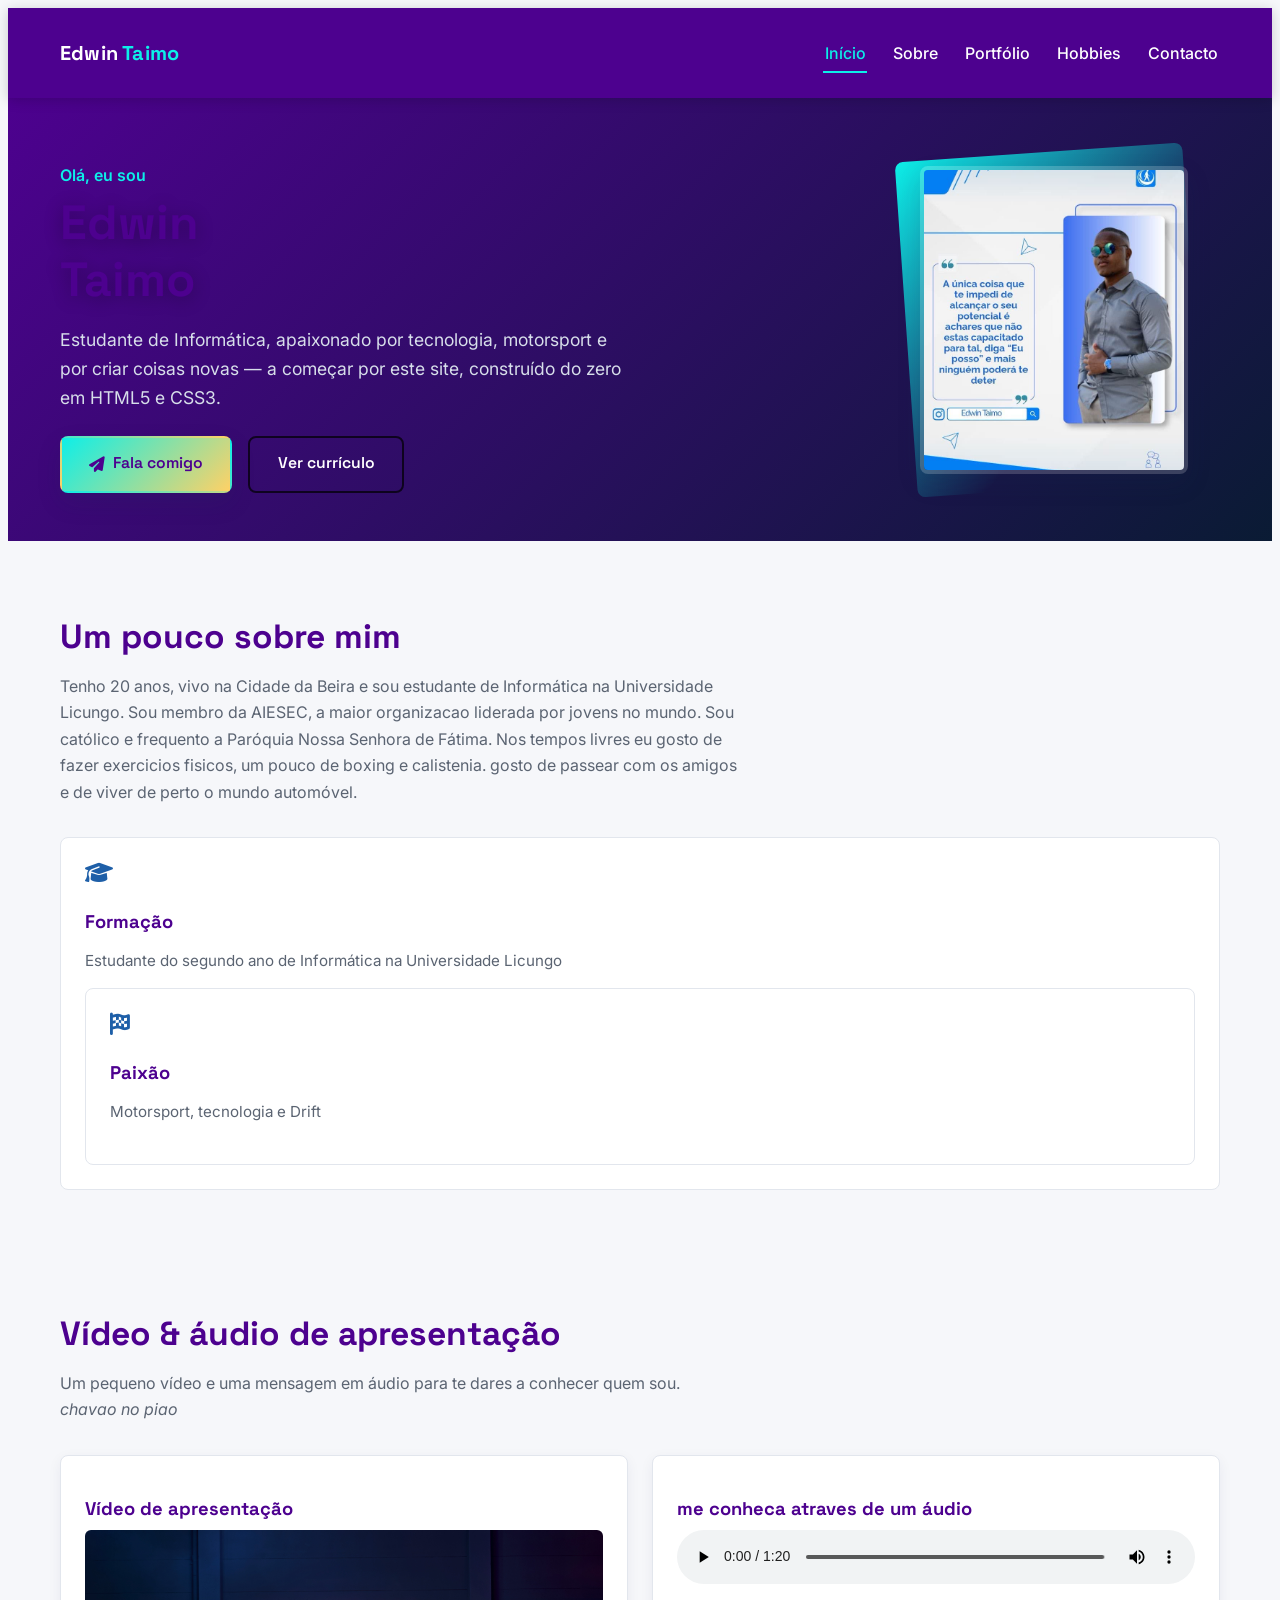
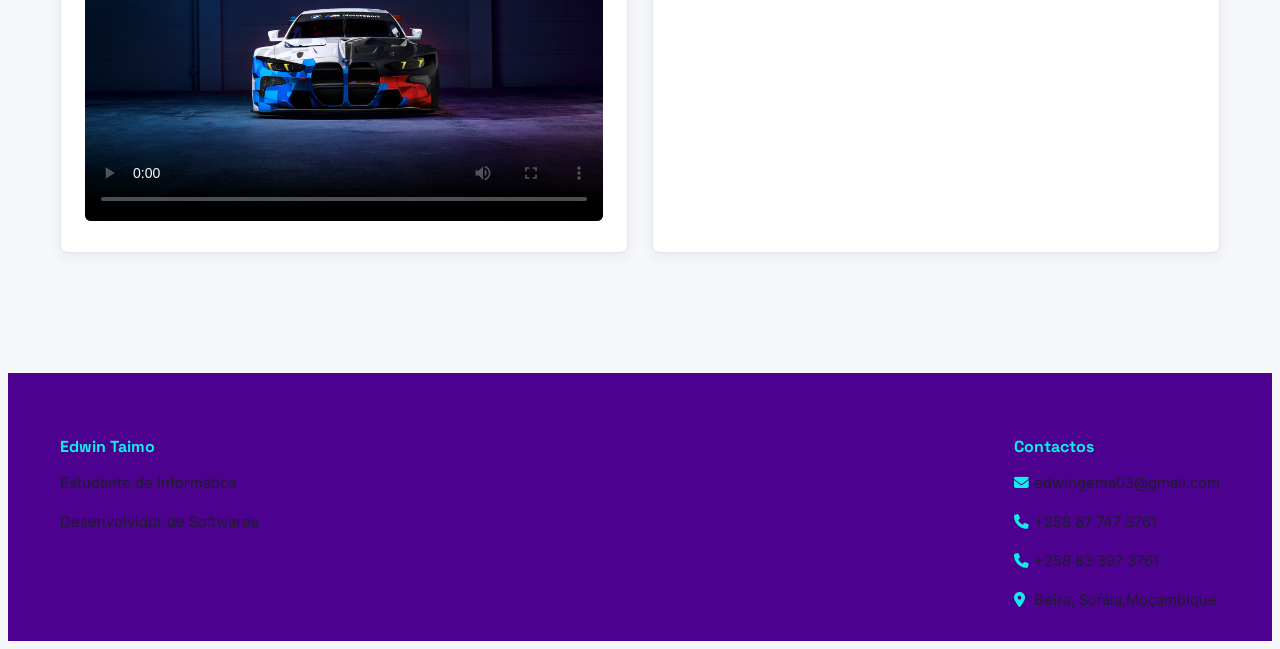
<file: index.html>
<!DOCTYPE html>
<html lang="pt-mz">

<head>
    <meta charset="UTF-8">
    <!-- meta viewport: essencial para responsividade em telemóveis -->
    <meta name="viewport" content="width=device-width, initial-scale=1.0">
    <meta name="description" content="Site pessoal de Edwin Jerry Joaquim Taimo Gema.">
    <title>Edwin Taimo — Início</title>

    <!-- Google Fonts: recurso tipográfico, não é um framework de layout -->
    <link rel="preconnect" href="https://fonts.googleapis.com">
    <link rel="preconnect" href="https://fonts.gstatic.com" crossorigin>
    <link href="https://fonts.googleapis.com/css2?family=Space+Grotesk:wght@500;600;700&family=Inter:wght@400;500;600&display=swap" rel="stylesheet">

    <!-- Font Awesome via CDN: apenas ícones, não é framework de layout -->
    <link rel="stylesheet" href="https://cdnjs.cloudflare.com/ajax/libs/font-awesome/6.4.2/css/all.min.css">

    <link rel="stylesheet" href="css/estilo.css">
    <link rel="stylesheet" href="css/responsivo.css">
</head>

<body>

    <a class="link-saltar" href="#conteudo">Saltar para o conteúdo</a>

    <header class="cabecalho">
        <div class="cabecalho__conteudo">
            <a href="index.html" class="logotipo">Edwin <span>Taimo</span></a>
            <nav aria-label="Navegação principal">
                <ul class="menu-principal">
                    <li><a href="index.html" class="activo">Início</a></li>
                    <li><a href="about.html">Sobre</a></li>
                    <li><a href="portfolio.html">Portfólio</a></li>
                    <li><a href="hobbies.html">Hobbies</a></li>
                    <li><a href="contact.html">Contacto</a></li>
                </ul>
            </nav>
        </div>
    </header>

    <main id="conteudo">

        <section class="heroi">
            <div class="heroi__conteudo">
                <div class="heroi__texto">
                    <p class="heroi__ola">Olá, eu sou</p>
                    <h1 class="heroi__nome">Edwin<br>Taimo</h1>
                    <p class="heroi__tagline">
                        Estudante de Informática, apaixonado por tecnologia, motorsport e por criar coisas novas — a começar por este site, construído do zero em HTML5 e CSS3.
                    </p>
                    <div class="heroi__acoes">
                        <a href="contact.html" class="btn btn--primario">
                            <i class="fa-solid fa-paper-plane"></i> Fala comigo
                        </a>
                        <a href="about.html" class="btn btn--secundario">Ver currículo</a>
                    </div>
                </div>

                <figure class="heroi__foto">
                    <img src="assets/img/avatar.jpg" alt="meu retrato" width="300" height="300">
                </figure>
            </div>
        </section>

        <section class="seccao">
            <h2 class="seccao__titulo">Um pouco sobre mim</h2>
            <p class="seccao__intro">
                Tenho 20 anos, vivo na Cidade da Beira e sou estudante de Informática na Universidade Licungo. Sou membro da AIESEC, a maior organizacao liderada por jovens no mundo. Sou católico e frequento a Paróquia Nossa Senhora de Fátima. Nos tempos livres eu gosto
                de fazer exercicios fisicos, um pouco de boxing e calistenia. gosto de passear com os amigos e de viver de perto o mundo automóvel.
            </p>

            <div class="destaques">
                <article class="destaque">
                    <i class="fa-solid fa-graduation-cap" aria-hidden="true"></i>
                    <h3>Formação</h3>
                    <p>Estudante do segundo ano de Informática na Universidade Licungo</p>


                    <article class="destaque">
                        <i class="fa-solid fa-flag-checkered" aria-hidden="true"></i>
                        <h3>Paixão</h3>
                        <p>Motorsport, tecnologia e Drift</p>
                    </article>
            </div>
        </section>

        <section class="seccao">
            <h2 class="seccao__titulo">Vídeo &amp; áudio de apresentação</h2>
            <p class="seccao__intro">
                Um pequeno vídeo e uma mensagem em áudio para te dares a conhecer quem sou. <em>chavao no piao</em>
            </p>

            <div class="midia-grelha">
                <div class="midia">
                    <h3>Vídeo de apresentação</h3>
                    <!-- <video> nativo, com controls, poster e source com o atributo type -->
                    <video controls poster="assets/video/poster.jpg">
            <source src="assets/video/demo.mp4" type="video/mp4">
            O teu navegador não suporta a reprodução de vídeo em HTML5.
          </video>
                </div>

                <div class="midia">
                    <h3>me conheca atraves de um áudio</h3>
                    <audio controls>
            <source src="assets/audio/demo.mp3" type="audio/mpeg">
          </audio>
                </div>
            </div>
        </section>

    </main>

    <footer class="rodape">
        <div class="rodape__conteudo">
            <div class="rodape__coluna">
                <h3>Edwin Taimo</h3>
                <p>Estudante de Informática</p>
                <p>Desenvolvidor de Softwaree</p>
            </div>
            <div class="rodape__coluna">
                <h3>Contactos</h3>
                <p><i class="fa-solid fa-envelope" aria-hidden="true"></i> edwingema03@gmail.com</p>
                <p><i class="fa-solid fa-phone" aria-hidden="true"></i> +258 87 747 3761</p>
                <p><i class="fa-solid fa-phone" aria-hidden="true"></i> +258 83 397 3761</p>
                <p><i class="fa-solid fa-location-dot" aria-hidden="true"></i> Beira, Sofala,Moçambique</p>
            </div>
        </div>
    </footer>
</body>

</html>
</file>
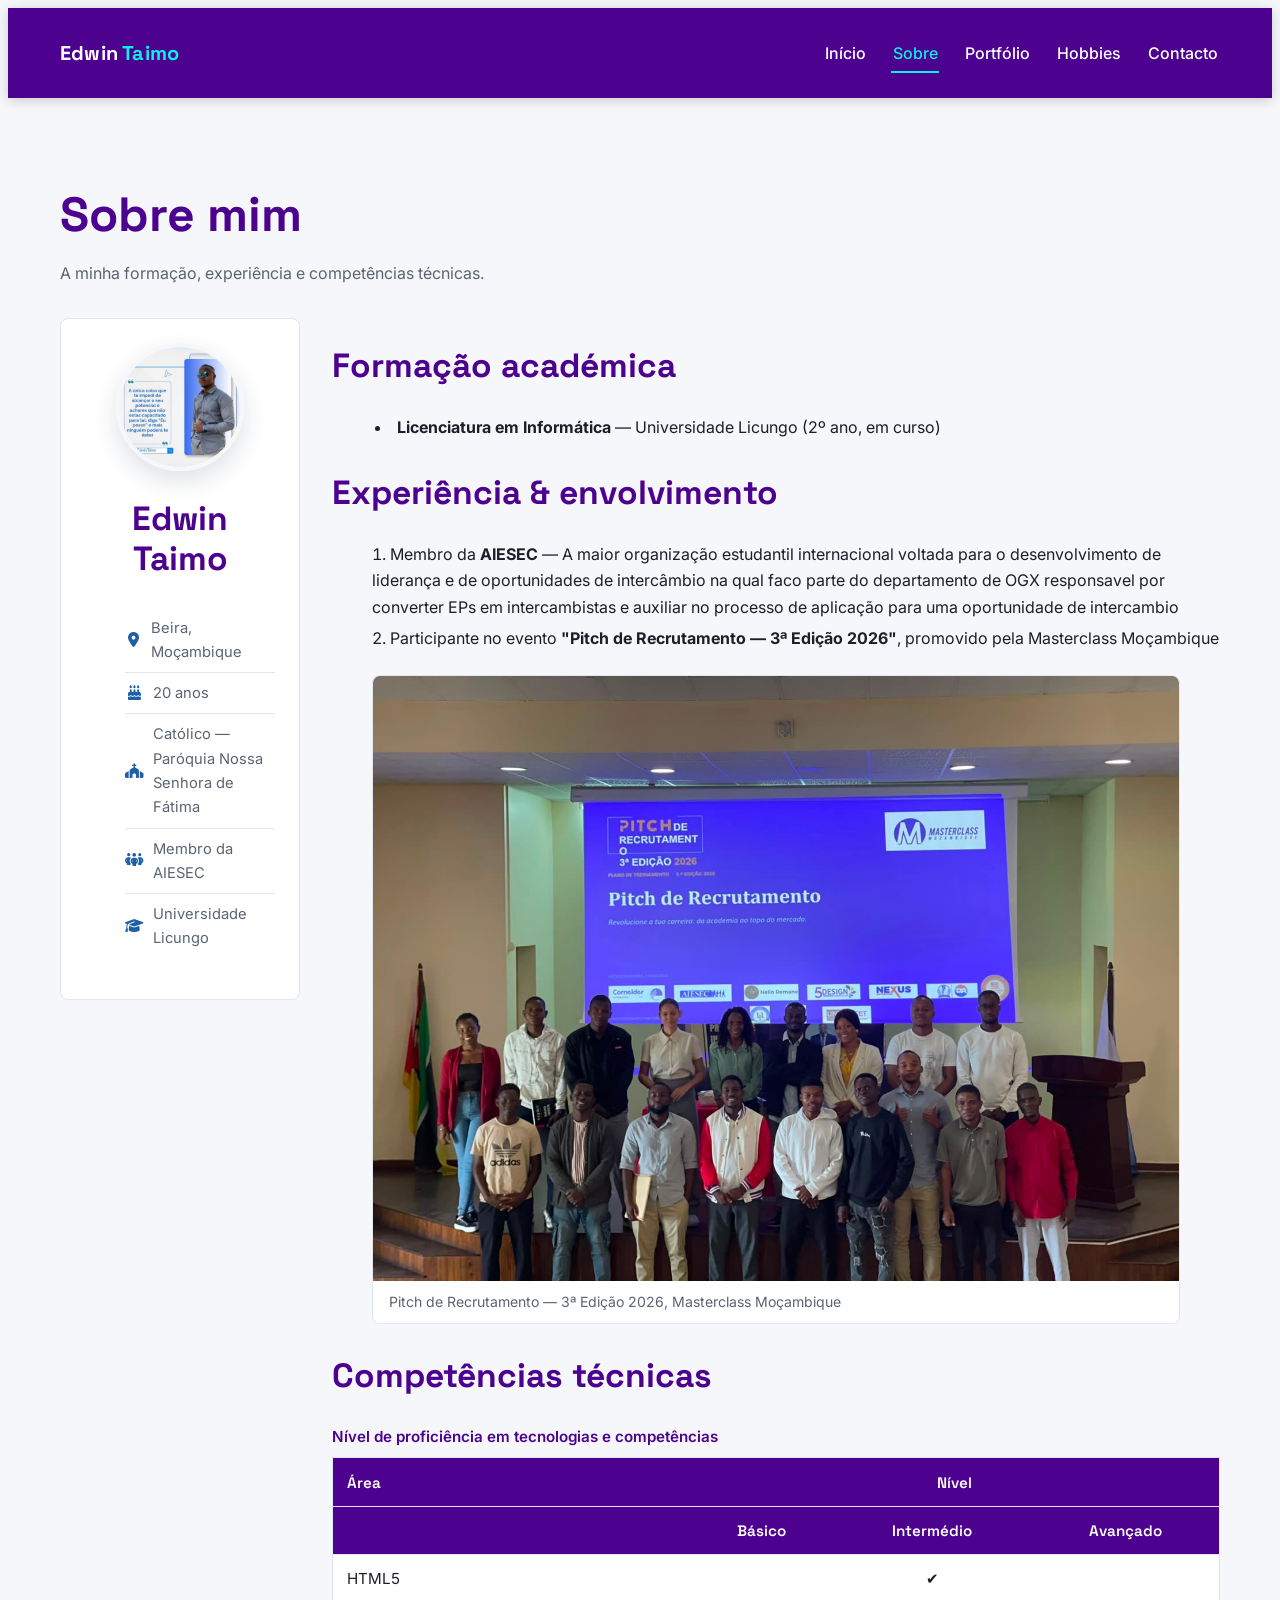
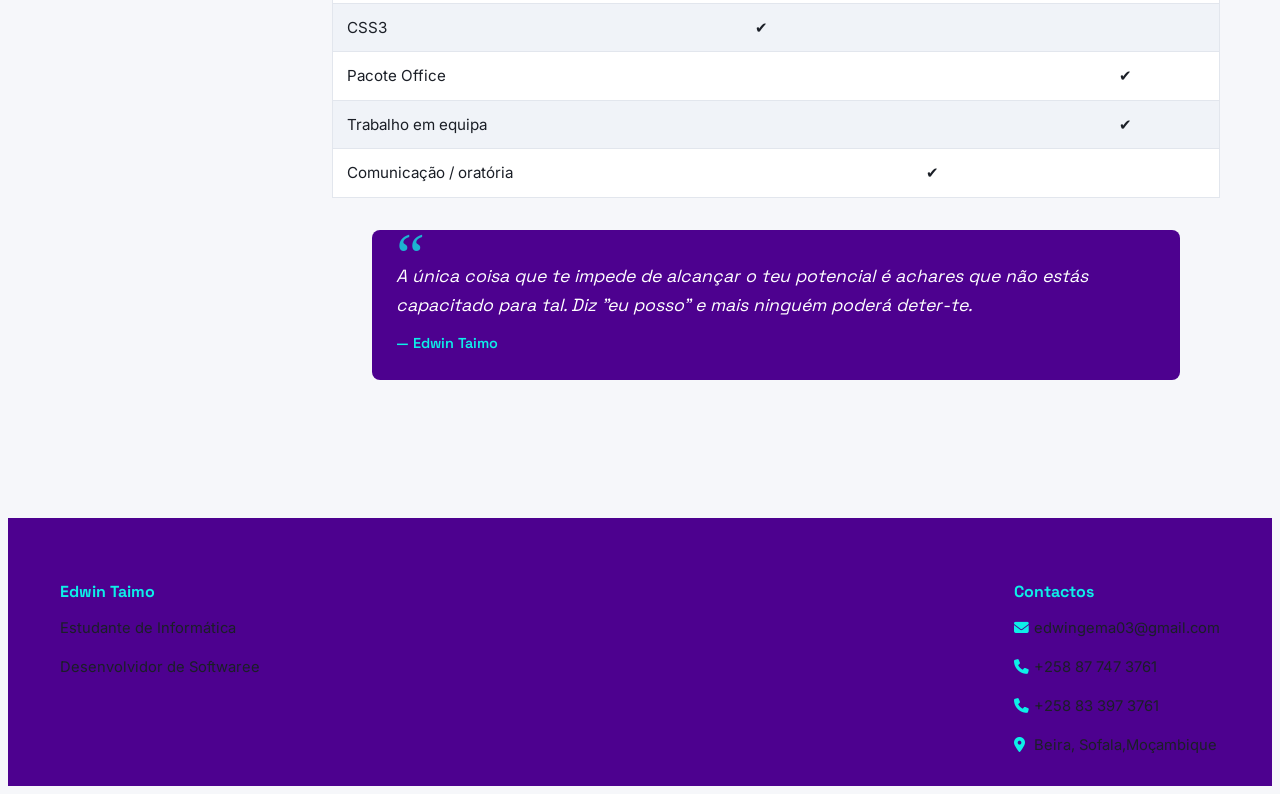
<file: about.html>
<!DOCTYPE html>
<html lang="pt-mz">

<head>
    <meta charset="UTF-8">
    <meta name="viewport" content="width=device-width, initial-scale=1.0">
    <meta name="description" content="Currículo de Edwin Taimo: formação académica, experiência e competências técnicas.">
    <title>Edwin Taimo — Sobre mim</title>

    <link rel="preconnect" href="https://fonts.googleapis.com">
    <link rel="preconnect" href="https://fonts.gstatic.com" crossorigin>
    <link href="https://fonts.googleapis.com/css2?family=Space+Grotesk:wght@500;600;700&family=Inter:wght@400;500;600&display=swap" rel="stylesheet">
    <link rel="stylesheet" href="https://cdnjs.cloudflare.com/ajax/libs/font-awesome/6.4.2/css/all.min.css">

    <link rel="stylesheet" href="css/estilo.css">
    <link rel="stylesheet" href="css/responsivo.css">
</head>

<body>

    <a class="link-saltar" href="#conteudo">Saltar para o conteúdo</a>

    <header class="cabecalho">
        <div class="cabecalho__conteudo">
            <a href="index.html" class="logotipo">Edwin <span>Taimo</span></a>
            <nav aria-label="Navegação principal">
                <ul class="menu-principal">
                    <li><a href="index.html">Início</a></li>
                    <li><a href="about.html" class="activo">Sobre</a></li>
                    <li><a href="portfolio.html">Portfólio</a></li>
                    <li><a href="hobbies.html">Hobbies</a></li>
                    <li><a href="contact.html">Contacto</a></li>
                </ul>
            </nav>
        </div>
    </header>

    <main id="conteudo">
        <section class="seccao">
            <h1 class="seccao__titulo">Sobre mim</h1>
            <p class="seccao__intro">A minha formação, experiência e competências técnicas.</p>

            <div class="sobre__grelha">

                <aside class="perfil-lateral">
                    <img src="assets/img/avatar.jpg" alt="Retrato de Edwin Taimo" width="120" height="120">
                    <h2>Edwin Taimo</h2>
                    <ul>
                        <li><i class="fa-solid fa-location-dot" aria-hidden="true"></i> Beira, Moçambique</li>
                        <li><i class="fa-solid fa-cake-candles" aria-hidden="true"></i> 20 anos</li>
                        <li><i class="fa-solid fa-church" aria-hidden="true"></i> Católico — Paróquia Nossa Senhora de Fátima</li>
                        <li><i class="fa-solid fa-people-group" aria-hidden="true"></i> Membro da AIESEC</li>
                        <li><i class="fa-solid fa-graduation-cap" aria-hidden="true"></i> Universidade Licungo</li>
                    </ul>
                </aside>

                <div class="sobre__conteudo">

                    <article>
                        <h2>Formação académica</h2>
                        <ul>
                            <li><strong>Licenciatura em Informática</strong> — Universidade Licungo (2º ano, em curso)</li>
                        </ul>
                    </article>

                    <article>
                        <h2>Experiência &amp; envolvimento</h2>
                        <ol>
                            <li>Membro da <strong>AIESEC</strong> — A maior organização estudantil internacional voltada para o desenvolvimento de liderança e de oportunidades de intercâmbio na qual faco parte do departamento de OGX responsavel por converter
                                EPs em intercambistas e auxiliar no processo de aplicação para uma oportunidade de intercambio</li>
                            <li>Participante no evento <strong>"Pitch de Recrutamento — 3ª Edição 2026"</strong>, promovido pela Masterclass Moçambique</li>
                        </ol>

                        <figure>
                            <img src="assets/img/evento-aiesec.jpg" alt="Edwin em grupo com outros participantes no evento Pitch de Recrutamento da Masterclass Moçambique, 3ª edição 2026" width="800" height="500">
                            <figcaption>Pitch de Recrutamento — 3ª Edição 2026, Masterclass Moçambique</figcaption>
                        </figure>
                    </article>

                    <article>
                        <h2>Competências técnicas</h2>
                        <table class="tabela-competencias">
                            <caption>Nível de proficiência em tecnologias e competências</caption>
                            <thead>
                                <tr>
                                    <th scope="col">Área</th>
                                    <th scope="col" colspan="3">Nível</th>
                                </tr>
                                <tr>
                                    <th scope="col"></th>
                                    <th scope="col">Básico</th>
                                    <th scope="col">Intermédio</th>
                                    <th scope="col">Avançado</th>
                                </tr>
                            </thead>
                            <tbody>
                                <tr>
                                    <td>HTML5</td>
                                    <td></td>
                                    <td>✔</td>
                                    <td></td>
                                </tr>
                                <tr>
                                    <td>CSS3</td>
                                    <td>✔</td>
                                    <td></td>
                                    <td></td>
                                </tr>
                                <tr>
                                    <td>Pacote Office</td>
                                    <td></td>
                                    <td></td>
                                    <td>✔</td>
                                </tr>
                                <tr>
                                    <td>Trabalho em equipa</td>
                                    <td></td>
                                    <td></td>
                                    <td>✔</td>
                                </tr>
                                <tr>
                                    <td>Comunicação / oratória</td>
                                    <td></td>
                                    <td>✔</td>
                                    <td></td>
                                </tr>
                            </tbody>
                        </table>
                    </article>

                    <blockquote class="citacao">
                        A única coisa que te impede de alcançar o teu potencial é achares que não estás capacitado para tal. Diz "eu posso" e mais ninguém poderá deter-te.
                        <cite>— Edwin Taimo</cite>
                    </blockquote>

                </div>
            </div>
        </section>
    </main>


    <footer class="rodape">
        <div class="rodape__conteudo">
            <div class="rodape__coluna">
                <h3>Edwin Taimo</h3>
                <p>Estudante de Informática</p>
                <p>Desenvolvidor de Softwaree</p>
            </div>
            <div class="rodape__coluna">
                <h3>Contactos</h3>
                <p><i class="fa-solid fa-envelope" aria-hidden="true"></i> edwingema03@gmail.com</p>
                <p><i class="fa-solid fa-phone" aria-hidden="true"></i> +258 87 747 3761</p>
                <p><i class="fa-solid fa-phone" aria-hidden="true"></i> +258 83 397 3761</p>
                <p><i class="fa-solid fa-location-dot" aria-hidden="true"></i> Beira, Sofala,Moçambique</p>
            </div>
        </div>
    </footer>
</body>

</html>
</file>
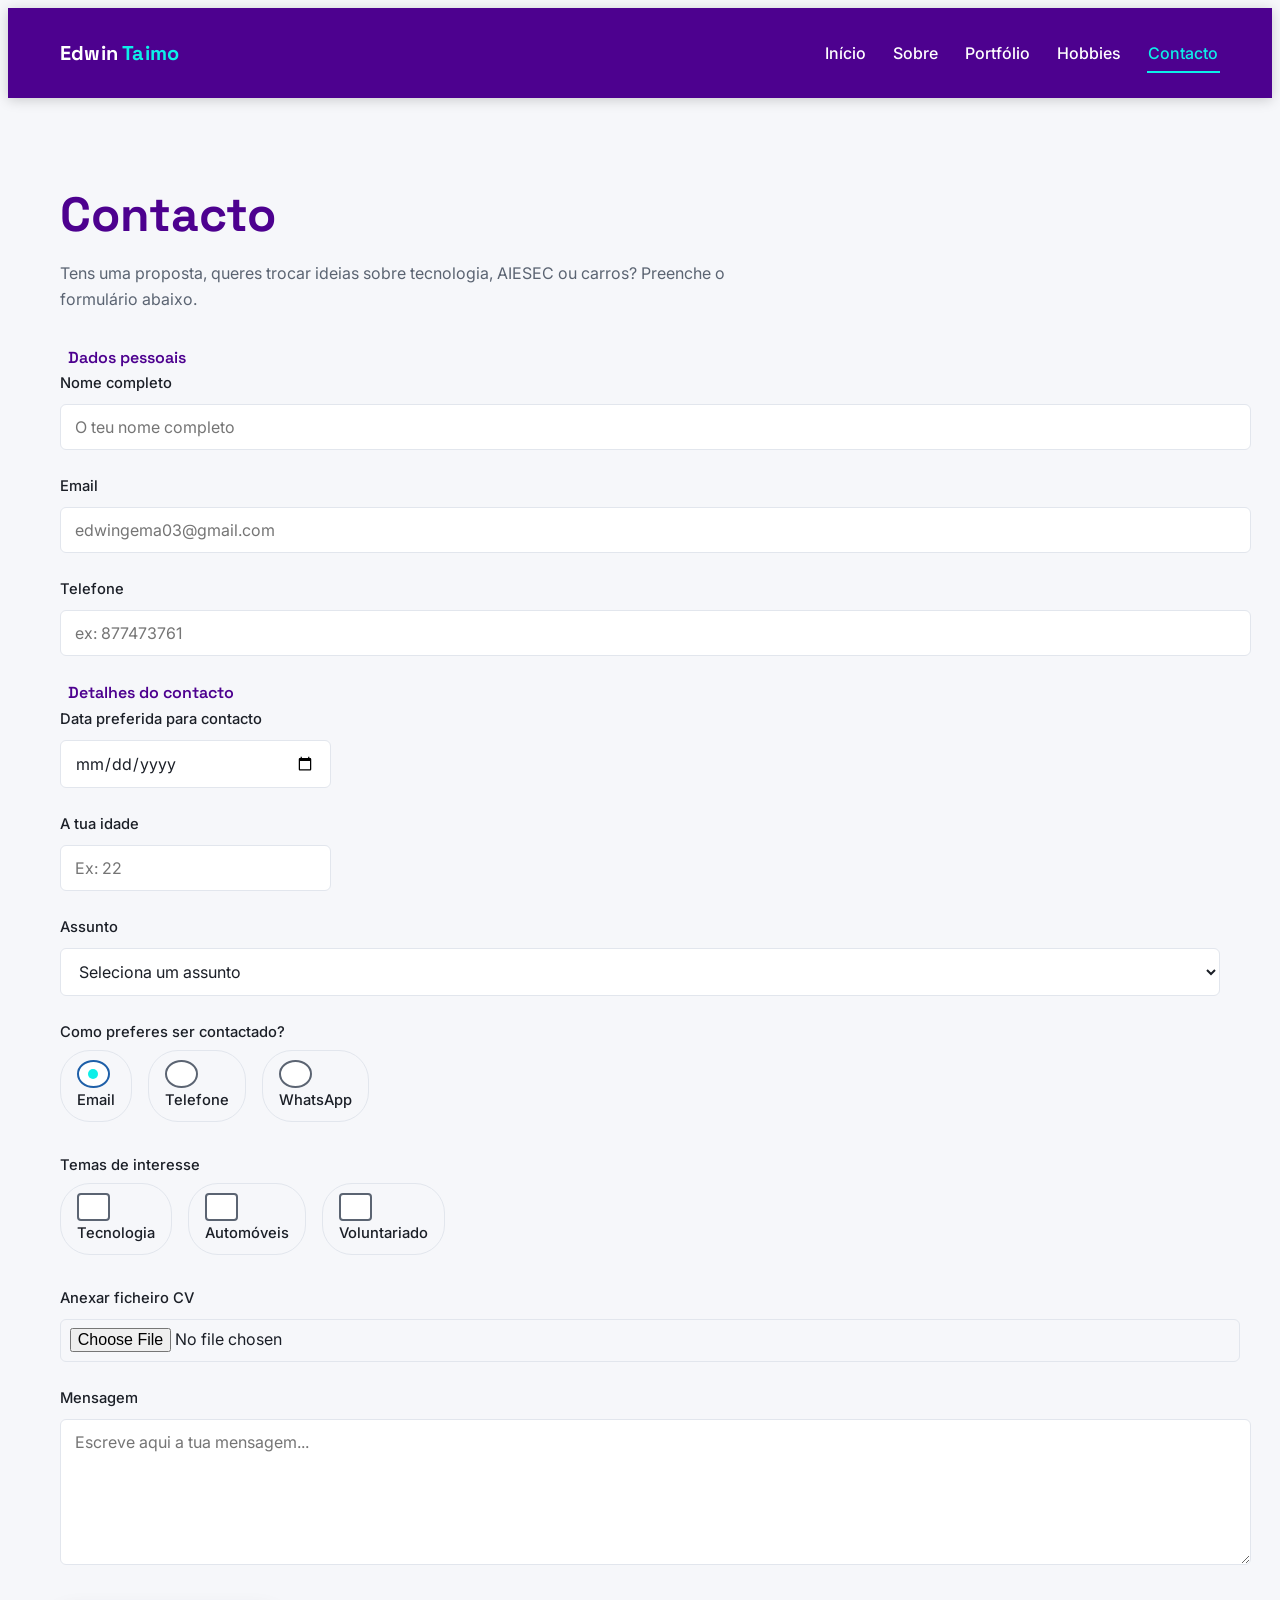
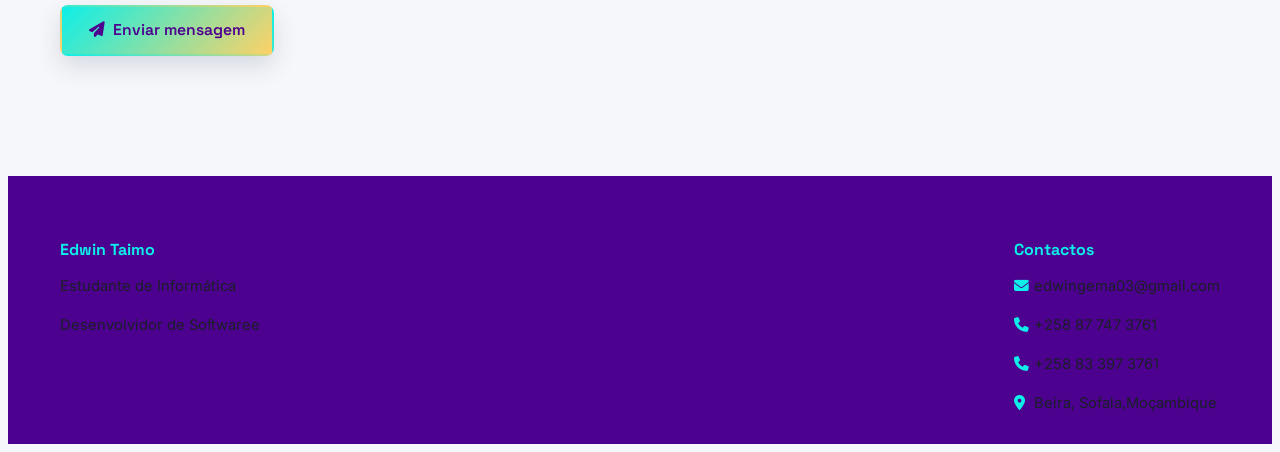
<file: contact.html>
<!DOCTYPE html>
<html lang="pt-mz">
<head>
  <meta charset="UTF-8">
  <meta name="viewport" content="width=device-width, initial-scale=1.0">
  <meta name="description" content="Contacta Edwin Taimo através do formulário abaixo.">
  <title>Edwin Taimo — Contacto</title>

  <link rel="preconnect" href="https://fonts.googleapis.com">
  <link rel="preconnect" href="https://fonts.gstatic.com" crossorigin>
  <link href="https://fonts.googleapis.com/css2?family=Space+Grotesk:wght@500;600;700&family=Inter:wght@400;500;600&display=swap" rel="stylesheet">
  <link rel="stylesheet" href="https://cdnjs.cloudflare.com/ajax/libs/font-awesome/6.4.2/css/all.min.css">

  <link rel="stylesheet" href="css/estilo.css">
  <link rel="stylesheet" href="css/responsivo.css">
</head>
<body>

  <a class="link-saltar" href="#conteudo">Saltar para o conteúdo</a>

  <header class="cabecalho">
    <div class="cabecalho__conteudo">
      <a href="index.html" class="logotipo">Edwin <span>Taimo</span></a>
      <nav aria-label="Navegação principal">
        <ul class="menu-principal">
          <li><a href="index.html">Início</a></li>
          <li><a href="about.html">Sobre</a></li>
          <li><a href="portfolio.html">Portfólio</a></li>
          <li><a href="hobbies.html">Hobbies</a></li>
          <li><a href="contact.html" class="activo">Contacto</a></li>
        </ul>
      </nav>
    </div>
  </header>

  <main id="conteudo">
    <section class="seccao">
      <h1 class="seccao__titulo">Contacto</h1>
      <p class="seccao__intro">
        Tens uma proposta, queres trocar ideias sobre tecnologia, AIESEC
        ou carros? Preenche o formulário abaixo.
      </p>



      <form class="formulario" action="#" method="post">
     <legend>Dados pessoais</legend>



          <div class="campo">
            <label for="nome">Nome completo</label>
            <input type="text" id="nome" name="nome" required minlength="3" placeholder="O teu nome completo">
          </div>

          <div class="campo">
            <label for="email">Email</label>
            <input type="email" id="email" name="email"  placeholder="edwingema03@gmail.com">
          </div>

          <div class="campo">
            <label for="telefone">Telefone</label>
            <input type="tel" id="telefone" name="telefone"  placeholder="ex: 877473761">
          </div>
    

          <legend>Detalhes do contacto</legend>

          <div class="campo">
            <label for="data">Data preferida para contacto</label>
            <input type="date" id="data" name="data">
          </div>

          <div class="campo">
            <label for="idade">A tua idade</label>
            <input type="number" id="idade" name="idade" min="10" max="100" placeholder="Ex: 22">
          </div>

          <div class="campo">
            <label for="assunto">Assunto</label>
            <select id="assunto" name="assunto">
              <option value="">Seleciona um assunto</option>
              <option value="projeto">Proposta de projeto</option>
              <option value="aiesec">AIESEC / voluntariado</option>
              <option value="automovel">Eventos automóveis</option>
              <option value="outro">Outro</option>
            </select>
          </div>

          <div class="campo">
            <span class="campo__rotulo">Como preferes ser contactado?</span>
            <div class="opcoes-grupo">
              <label class="opcao">
                <input type="radio" name="preferencia" value="email" checked>
                <span>Email</span>
              </label>
              <label class="opcao">
                <input type="radio" name="preferencia" value="telefone">
                <span>Telefone</span>
              </label>
              <label class="opcao">
                <input type="radio" name="preferencia" value="whatsapp">
                <span>WhatsApp</span>
              </label>
            </div>
          </div>

          <div class="campo">
            <span class="campo__rotulo">Temas de interesse</span>
            <div class="opcoes-grupo">
              <label class="opcao">
                <input type="checkbox" name="interesses" value="tecnologia">
                <span>Tecnologia</span>
              </label>
              <label class="opcao">
                <input type="checkbox" name="interesses" value="automoveis">
                <span>Automóveis</span>
              </label>
              <label class="opcao">
                <input type="checkbox" name="interesses" value="voluntariado">
                <span>Voluntariado</span>
              </label>
            </div>
          </div>





          <div class="campo">
            <label for="cv">Anexar ficheiro CV</label>
            <input type="file" id="cv" name="cv" accept=".pdf,.doc,.docx">
          </div>




          <div class="campo">
            <label for="mensagem">Mensagem</label>
            <textarea id="mensagem" name="mensagem" rows="5" required minlength="10" placeholder="Escreve aqui a tua mensagem..."></textarea>
          </div>

        <button type="submit" class="btn btn--primario">
          <i class="fa-solid fa-paper-plane" aria-hidden="true"></i> Enviar mensagem
        </button>
      </form>
    </section>
  </main>

  <footer class="rodape">
    <div class="rodape__conteudo">
      <div class="rodape__coluna">
        <h3>Edwin Taimo</h3>
        <p>Estudante de Informática</p>
        <p>Desenvolvidor de Softwaree</p>
      </div>
      <div class="rodape__coluna">
        <h3>Contactos</h3>
        <p><i class="fa-solid fa-envelope" aria-hidden="true"></i> edwingema03@gmail.com</p>
        <p><i class="fa-solid fa-phone" aria-hidden="true"></i> +258 87 747 3761</p>
        <p><i class="fa-solid fa-phone" aria-hidden="true"></i> +258 83 397 3761</p>
        <p><i class="fa-solid fa-location-dot" aria-hidden="true"></i> Beira, Sofala,Moçambique</p>
      </div>
    </div>
  </footer>

</body>
</html>
</file>
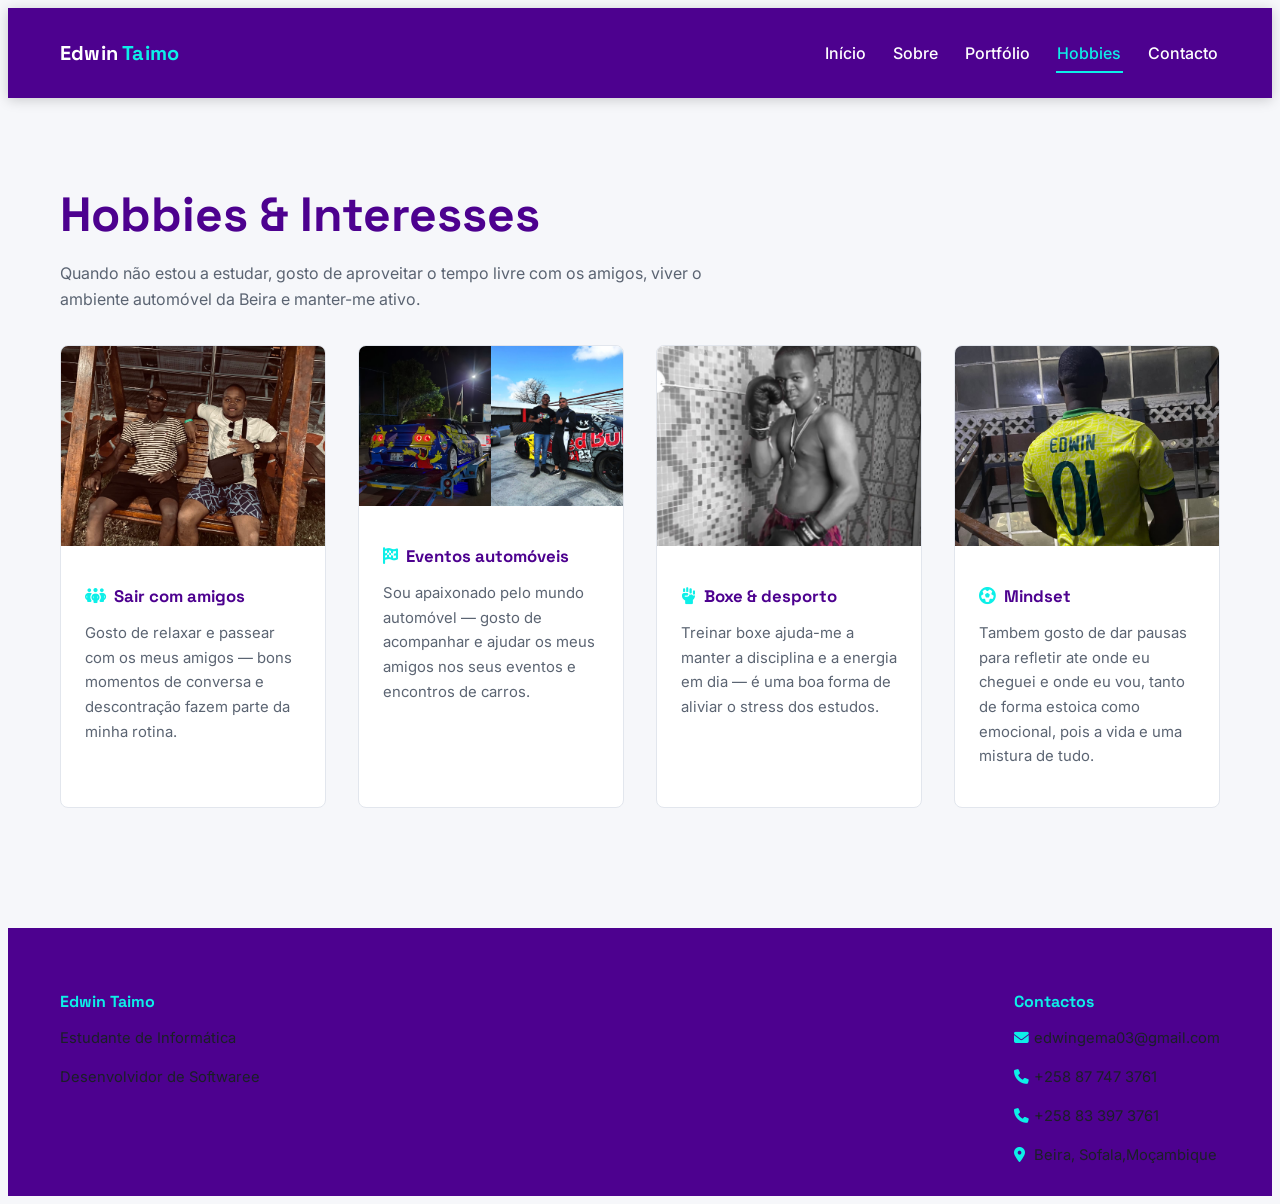
<file: hobbies.html>
<!DOCTYPE html>
<html lang="pt-mz">

<head>
    <meta charset="UTF-8">
    <meta name="viewport" content="width=device-width, initial-scale=1.0">
    <meta name="description" content="Hobbies e interesses de Edwin Taimo: amigos, automobilismo, boxe e futebol.">
    <title>Edwin Taimo — Hobbies</title>

    <link rel="preconnect" href="https://fonts.googleapis.com">
    <link rel="preconnect" href="https://fonts.gstatic.com" crossorigin>
    <link href="https://fonts.googleapis.com/css2?family=Space+Grotesk:wght@500;600;700&family=Inter:wght@400;500;600&display=swap" rel="stylesheet">
    <link rel="stylesheet" href="https://cdnjs.cloudflare.com/ajax/libs/font-awesome/6.4.2/css/all.min.css">

    <link rel="stylesheet" href="css/estilo.css">
    <link rel="stylesheet" href="css/responsivo.css">
</head>

<body>

    <a class="link-saltar" href="#conteudo">Saltar para o conteúdo</a>

    <header class="cabecalho">
        <div class="cabecalho__conteudo">
            <a href="index.html" class="logotipo">Edwin <span>Taimo</span></a>
            <nav aria-label="Navegação principal">
                <ul class="menu-principal">
                    <li><a href="index.html">Início</a></li>
                    <li><a href="about.html">Sobre</a></li>
                    <li><a href="portfolio.html">Portfólio</a></li>
                    <li><a href="hobbies.html" class="activo">Hobbies</a></li>
                    <li><a href="contact.html">Contacto</a></li>
                </ul>
            </nav>
        </div>
    </header>

    <main id="conteudo">
        <section class="seccao">
            <h1 class="seccao__titulo">Hobbies &amp; Interesses</h1>
            <p class="seccao__intro">
                Quando não estou a estudar, gosto de aproveitar o tempo livre com os amigos, viver o ambiente automóvel da Beira e manter-me ativo.
            </p>

            <!-- lista de cartões construída com Flexbox (flex-wrap, gap,
           justify-content e align-items), definida em estilo.css -->
            <div class="lista-hobbies">

                <article class="hobby-cartao">
                    <img src="assets/img/hobby-amigos.jpg" alt="Edwin e um amigo sentados num baloiço de madeira, à noite, numa esplanada" width="500" height="650">
                    <div class="hobby-cartao__corpo">
                        <h3><i class="fa-solid fa-people-group" aria-hidden="true"></i> Sair com amigos</h3>
                        <p>Gosto de relaxar e passear com os meus amigos — bons momentos de conversa e descontração fazem parte da minha rotina.</p>
                    </div>
                </article>

                <article class="hobby-cartao">
                    <div class="hobby-cartao__galeria">
                        <img src="assets/img/hobby-carro-1.jpg" alt="Carro desportivo azul com pintura do Bart Simpson, sobre um reboque, à noite" width="300" height="220">
                        <img src="assets/img/hobby-carro-2.jpg" alt="Amigo ao lado de um carro de drift com pintura Red Bull, num evento automóvel" width="300" height="220">
                    </div>
                    <div class="hobby-cartao__corpo">
                        <h3><i class="fa-solid fa-flag-checkered" aria-hidden="true"></i> Eventos automóveis</h3>
                        <p>Sou apaixonado pelo mundo automóvel — gosto de acompanhar e ajudar os meus amigos nos seus eventos e encontros de carros.</p>
                    </div>
                </article>

                <article class="hobby-cartao">
                    <img src="assets/img/hobby-boxe.jpg" alt="Edwin em pose de boxe, com luvas, em fotografia a preto e branco" width="500" height="700">
                    <div class="hobby-cartao__corpo">
                        <h3><i class="fa-solid fa-hand-fist" aria-hidden="true"></i> Boxe &amp; desporto</h3>
                        <p>Treinar boxe ajuda-me a manter a disciplina e a energia em dia — é uma boa forma de aliviar o stress dos estudos.</p>
                    </div>
                </article>

                <article class="hobby-cartao">
                    <img src="assets/img/hobby-futebol.jpg" alt="Camisola de futebol amarela personalizada com o nome Edwin, vista de costas" width="500" height="700">
                    <div class="hobby-cartao__corpo">
                        <h3><i class="fa-solid fa-futbol" aria-hidden="true"></i> Mindset</h3>
                        <p>Tambem gosto de dar pausas para refletir ate onde eu cheguei e onde eu vou, tanto de forma estoica como emocional, pois a vida e uma mistura de tudo.</p>
                    </div>
                </article>

            </div>
        </section>
    </main>

    <footer class="rodape">
        <div class="rodape__conteudo">
            <div class="rodape__coluna">
                <h3>Edwin Taimo</h3>
                <p>Estudante de Informática</p>
                <p>Desenvolvidor de Softwaree</p>
            </div>
            <div class="rodape__coluna">
                <h3>Contactos</h3>
                <p><i class="fa-solid fa-envelope" aria-hidden="true"></i> edwingema03@gmail.com</p>
                <p><i class="fa-solid fa-phone" aria-hidden="true"></i> +258 87 747 3761</p>
                <p><i class="fa-solid fa-phone" aria-hidden="true"></i> +258 83 397 3761</p>
                <p><i class="fa-solid fa-location-dot" aria-hidden="true"></i> Beira, Sofala,Moçambique</p>
            </div>
        </div>
    </footer>

</body>

</html>
</file>
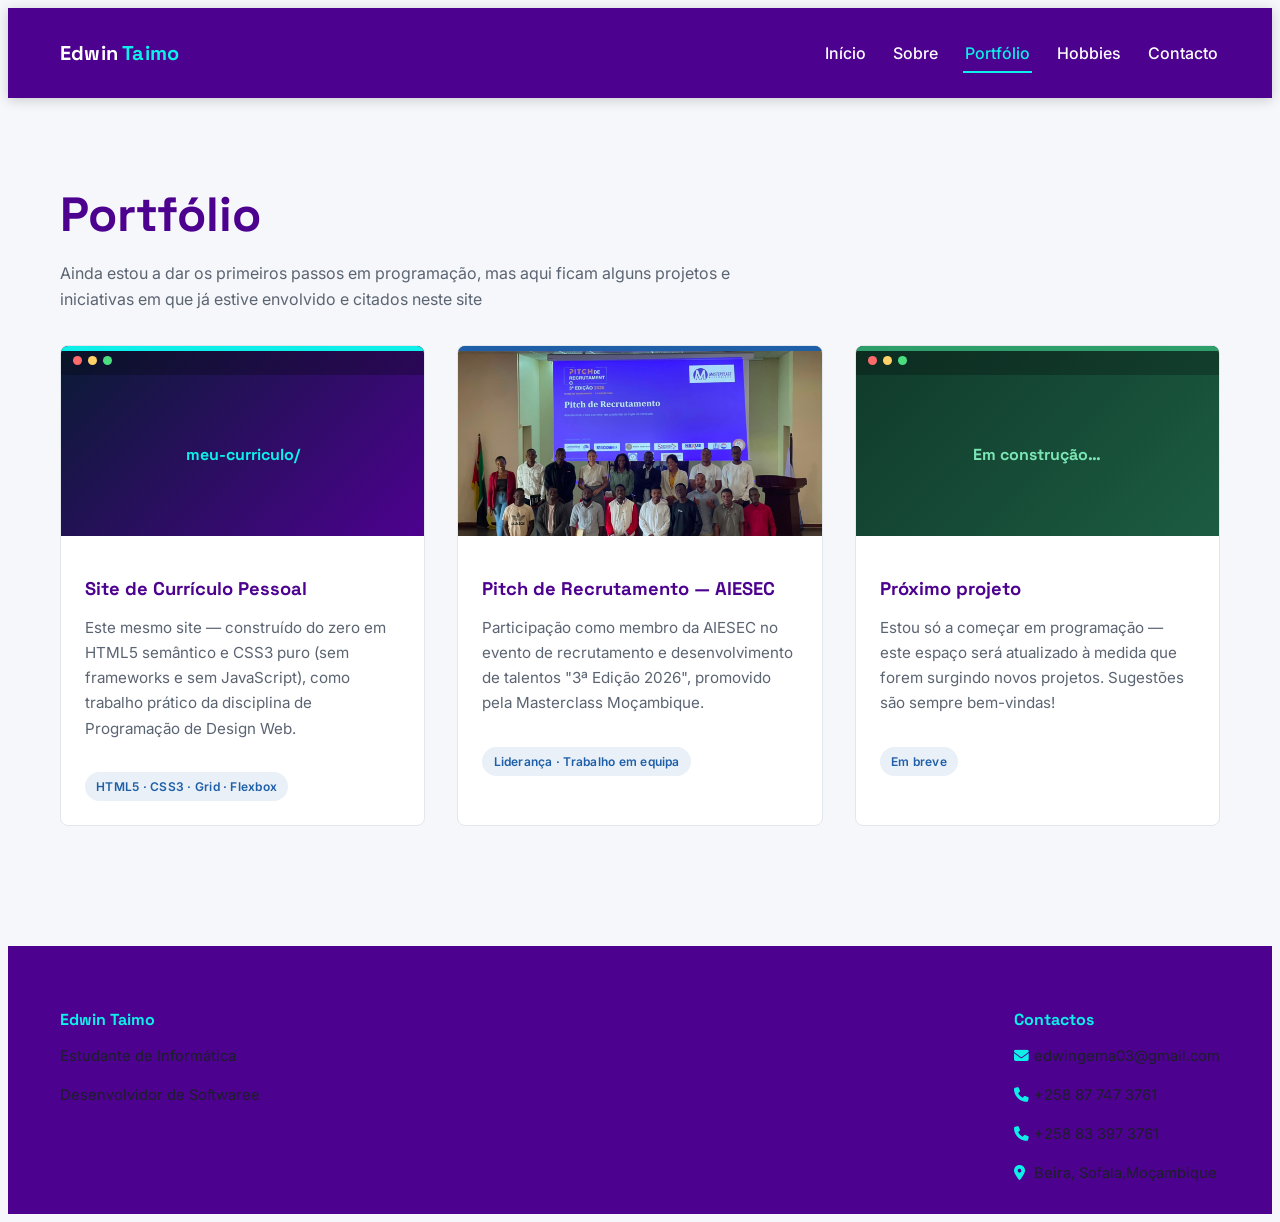
<file: portfolio.html>
<!DOCTYPE html>
<html lang="pt-mz">
<head>
  <meta charset="UTF-8">
  <meta name="viewport" content="width=device-width, initial-scale=1.0">
  <meta name="description" content="Portfólio de Edwin Taimo: projetos e iniciativas em que esteve envolvido.">
  <title>Edwin Taimo — Portfólio</title>

  <link rel="preconnect" href="https://fonts.googleapis.com">
  <link rel="preconnect" href="https://fonts.gstatic.com" crossorigin>
  <link href="https://fonts.googleapis.com/css2?family=Space+Grotesk:wght@500;600;700&family=Inter:wght@400;500;600&display=swap" rel="stylesheet">
  <link rel="stylesheet" href="https://cdnjs.cloudflare.com/ajax/libs/font-awesome/6.4.2/css/all.min.css">

  <link rel="stylesheet" href="css/estilo.css">
  <link rel="stylesheet" href="css/responsivo.css">
</head>
<body>

  <a class="link-saltar" href="#conteudo">Saltar para o conteúdo</a>

  <header class="cabecalho">
    <div class="cabecalho__conteudo">
      <a href="index.html" class="logotipo">Edwin <span>Taimo</span></a>
      <nav aria-label="Navegação principal">
        <ul class="menu-principal">
          <li><a href="index.html">Início</a></li>
          <li><a href="about.html">Sobre</a></li>
          <li><a href="portfolio.html" class="activo">Portfólio</a></li>
          <li><a href="hobbies.html">Hobbies</a></li>
          <li><a href="contact.html">Contacto</a></li>
        </ul>
      </nav>
    </div>
  </header>

  <main id="conteudo">
    <section class="seccao">
      <h1 class="seccao__titulo">Portfólio</h1>
      <p class="seccao__intro">
        Ainda estou a dar os primeiros passos em programação, mas aqui
        ficam alguns projetos e iniciativas em que já estive envolvido e citados neste site
      </p>

      <!-- grelha construída com CSS Grid (grid-template-columns +
           repeat/auto-fit/minmax + gap), definida em estilo.css -->
      <div class="grelha-portfolio">

        <article class="projeto">
          <div class="mockup-navegador" role="img" aria-label="Simulação de janela de navegador a mostrar a pasta do projeto meu-curriculo">
            <div class="mockup-navegador__barra">
              <span class="mockup-navegador__ponto"></span>
              <span class="mockup-navegador__ponto"></span>
              <span class="mockup-navegador__ponto"></span>
            </div>
            <div class="mockup-navegador__ecra">meu-curriculo/</div>
          </div>
          <div class="projeto__corpo">
            <h3>Site de Currículo Pessoal</h3>
            <p>
              Este mesmo site — construído do zero em HTML5 semântico e
              CSS3 puro (sem frameworks e sem JavaScript), como trabalho
              prático da disciplina de Programação de Design Web.
            </p>
            <span class="projeto__tag">HTML5 · CSS3 · Grid · Flexbox</span>
          </div>
        </article>

        <article class="projeto">
          <img src="assets/img/evento-aiesec.jpg" alt="Grupo de participantes do Pitch de Recrutamento, evento da AIESEC/Masterclass Moçambique" width="600" height="400">
          <div class="projeto__corpo">
            <h3>Pitch de Recrutamento — AIESEC</h3>
            <p>
              Participação como membro da AIESEC no evento de recrutamento
              e desenvolvimento de talentos "3ª Edição 2026", promovido
              pela Masterclass Moçambique.
            </p>
            <span class="projeto__tag">Liderança · Trabalho em equipa</span>
          </div>
        </article>

        <article class="projeto">
          <div class="mockup-navegador mockup-navegador--verde" role="img" aria-label="Ecrã a indicar que um novo projeto está em construção">
            <div class="mockup-navegador__barra">
              <span class="mockup-navegador__ponto"></span>
              <span class="mockup-navegador__ponto"></span>
              <span class="mockup-navegador__ponto"></span>
            </div>
            <div class="mockup-navegador__ecra">Em construção…</div>
          </div>
          <div class="projeto__corpo">
            <h3>Próximo projeto</h3>
            <p>
              Estou só a começar em programação — este espaço será
              atualizado à medida que forem surgindo novos projetos.
              Sugestões são sempre bem-vindas!
            </p>
            <span class="projeto__tag">Em breve</span>
          </div>
        </article>

      </div>
    </section>
  </main>

<footer class="rodape">
    <div class="rodape__conteudo">
      <div class="rodape__coluna">
        <h3>Edwin Taimo</h3>
        <p>Estudante de Informática</p>
        <p>Desenvolvidor de Softwaree</p>
      </div>
      <div class="rodape__coluna">
        <h3>Contactos</h3>
        <p><i class="fa-solid fa-envelope" aria-hidden="true"></i> edwingema03@gmail.com</p>
        <p><i class="fa-solid fa-phone" aria-hidden="true"></i> +258 87 747 3761</p>
        <p><i class="fa-solid fa-phone" aria-hidden="true"></i> +258 83 397 3761</p>
        <p><i class="fa-solid fa-location-dot" aria-hidden="true"></i> Beira, Sofala,Moçambique</p>
      </div>
    </div>
  </footer>

</body>
</html>
</file>
<file: css/estilo.css>
*::before,
*::after {
    box-sizing: border-box;
    margin: 0;
    padding: 0;
}

:root {
    /* Cores */
    --cor-primaria: #4d018f;
    /* azul profundo — cabeçalho, títulos */
    --cor-primaria-escura: #0a1b34;
    /* usado nos gradientes */
    --cor-primaria-clara: #1e5fa8;
    /* azul vivo — links, detalhes */
    --cor-destaque: #0defe8;
    /* âmbar — botões e acentos (referência ao mundo automóvel) */
    --cor-texto: #1b1f27;
    --cor-texto-suave: #5b6472;
    --cor-fundo: #f6f7fa;
    --cor-superficie: #ffffff;
    --cor-borda: #e2e6ed;
    --fonte-titulo: "Space Grotesk", "Segoe UI", sans-serif;
    --fonte-corpo: "Inter", "Segoe UI", Arial, sans-serif;
    /* Escala de espaçamento (usada em padding, margin e gap) */
    --esp-1: 0.5rem;
    --esp-2: 1rem;
    --esp-3: 1.5rem;
    --esp-4: 2rem;
    --esp-5: 3rem;
    --esp-6: 4.5rem;
    /* Outros valores reutilizados */
    --raio: 8px;
    --sombra: 0 10px 25px rgba(18, 41, 77, 0.14);
    --transicao: 0.25s ease;
}


/* ---------- 3. BASE ---------------------------------------------- */

html {
    scroll-behavior: smooth;
    /* rolagem suave ao clicar em links internos */
}

body {
    font-family: var(--fonte-corpo);
    color: var(--cor-texto);
    background: var(--cor-fundo);
    line-height: 1.65;
    /* rem = baseado no tamanho de letra da raiz -> mantém tudo proporcional
     se o utilizador mudar o tamanho de letra do navegador (acessibilidade) */
    font-size: 1rem;
}

h1,
h2,
h3 {
    font-family: var(--fonte-titulo);
    color: var(--cor-primaria);
    line-height: 1.2;
}


/* clamp(mínimo, valor-fluido-com-vw, máximo) permite que o texto
   cresça/diminua suavemente conforme a largura do ecrã (vw),
   sem nunca ficar demasiado pequeno nem demasiado grande. */

h1 {
    font-size: clamp(2rem, 4vw + 1rem, 3rem);
}

h2 {
    font-size: clamp(1.5rem, 2vw + 1rem, 2.1rem);
}

h3 {
    font-size: 1.15rem;
}

p {
    color: var(--cor-texto);
}

a {
    color: var(--cor-primaria-clara);
    text-decoration: none;
}

a:hover {
    text-decoration: underline;
}

a:focus-visible,
button:focus-visible,
input:focus-visible,
select:focus-visible,
textarea:focus-visible {
    outline: 3px solid var(--cor-destaque);
    outline-offset: 2px;
}

img {
    max-width: 100%;
    display: block;
}

ul,
ol {
    list-style-position: inside;
}


/* ---------- 4. LIGAÇÃO DE SALTO (acessibilidade) ----------------
   Permite que quem navega por teclado salte diretamente para o
   conteúdo principal, sem ter de passar por todo o menu. */

.link-saltar {
    position: absolute;
    left: -999px;
    top: 0;
    background: var(--cor-destaque);
    color: var(--cor-primaria);
    font-weight: 600;
    padding: 0.75rem 1.25rem;
    border-radius: 0 0 var(--raio) 0;
    z-index: 200;
}

.link-saltar:focus {
    left: 0;
}


/* ---------- 5. CABEÇALHO -----------------------------------------
   NOTA SOBRE POSICIONAMENTO (pedido no enunciado do trabalho):
   - static   → comportamento normal do fluxo do documento (padrão).
   - relative → mantém o espaço original do elemento, mas permite
                deslocá-lo visualmente com top/left/right/bottom.
   - absolute → remove o elemento do fluxo normal; é posicionado em
                relação ao ancestral mais próximo que tenha
                position diferente de static.
   - fixed    → fica sempre fixo em relação à janela do navegador
                (viewport), mesmo quando a página tem scroll.
   - sticky   → é um "híbrido": comporta-se como relative até o
                elemento atingir o limite definido (aqui, top: 0)
                e a partir daí passa a comportar-se como fixed.
                É exatamente isto que uso no cabeçalho abaixo, para
                o menu acompanhar o utilizador durante o scroll. */

.cabecalho {
    position: sticky;
    top: 0;
    z-index: 100;
    background: var(--cor-primaria);
    box-shadow: 0 2px 12px rgba(0, 0, 0, 0.18);
}

.cabecalho__conteudo {
    max-width: 1160px;
    margin: 0 auto;
    padding: 1rem var(--esp-3);
    display: flex;
    flex-wrap: wrap;
    align-items: center;
    justify-content: space-between;
    gap: var(--esp-2);
}

.logotipo {
    font-family: var(--fonte-titulo);
    font-weight: 700;
    font-size: 1.25rem;
    color: #ffffff;
    letter-spacing: 0.01em;
}

.logotipo span {
    color: var(--cor-destaque);
}


/* seletor filho direto (>): aplica-se apenas aos <li> que são
   filhos diretos de .menu-principal, e não a "netos". */

.menu-principal {
    display: flex;
    flex-wrap: wrap;
    gap: var(--esp-3);
    list-style: none;
    justify-content: center;
}

.menu-principal>li {
    position: relative;
}

.menu-principal a {
    color: #ffffff;
    font-weight: 500;
    padding: 0.35rem 0.1rem;
    position: relative;
}


/* pseudo-elemento ::after usado para desenhar um sublinhado
   animado por baixo do link, sem precisar de nenhuma imagem. */

.menu-principal a::after {
    content: "";
    position: absolute;
    left: 0;
    bottom: -4px;
    width: 0;
    height: 2px;
    background: var(--cor-destaque);
    transition: width var(--transicao);
}

.menu-principal a:hover::after,
.menu-principal a.activo::after {
    width: 100%;
}

.menu-principal a.activo {
    color: var(--cor-destaque);
}


/* ---------- 6. BOTÕES ---------------------------------------------- */

.btn {
    display: inline-flex;
    align-items: center;
    gap: 0.5rem;
    font-family: var(--fonte-titulo);
    font-weight: 600;
    font-size: 0.98rem;
    padding: 0.85rem 1.7rem;
    border-radius: var(--raio);
    border: 2px solid transparent;
    cursor: pointer;
    transition: transform var(--transicao), box-shadow var(--transicao), background var(--transicao);
}

.btn--primario {
    background: linear-gradient(135deg, var(--cor-destaque), #ffd166);
    color: var(--cor-primaria);
    box-shadow: var(--sombra);
}

.btn--primario:hover {
    transform: translateY(-3px);
    box-shadow: 0 16px 30px rgba(8, 7, 3, 0.926);
}

.btn--secundario {
    background: transparent;
    border-color: rgba(0, 0, 0, 0.7);
    color: #ffffff;
}

.btn--secundario:hover {
    background: rgba(255, 255, 255, 0.12);
}


/* ---------- 7. SECÇÕES GERAIS -------------------------------------- */

.seccao {
    max-width: 1160px;
    margin: 0 auto;
    padding: var(--esp-5) var(--esp-3);
}

.seccao__titulo {
    margin-bottom: 0.5rem;
}


/* "ch" = largura média de um caractere na fonte atual; é ótimo
   para limitar a largura de um parágrafo a uma boa medida de
   leitura (aprox. 60-70 caracteres por linha). */

.seccao__intro {
    color: var(--cor-texto-suave);
    max-width: 68ch;
    margin-bottom: var(--esp-4);
}


/* ---------- 8. HERÓI (página inicial) ------------------------------ */

.heroi {
    position: relative;
    overflow: hidden;
    color: #ffffff;
    padding: var(--esp-5) var(--esp-3);
    background: linear-gradient( 135deg, var(--cor-primaria) 0%, var(--cor-primaria-escura) 100%);
}

.heroi__conteudo {
    max-width: 1160px;
    margin: 0 auto;
    display: flex;
    flex-direction: column;
    align-items: center;
    gap: var(--esp-4);
    text-align: center;
}


/* Animação de entrada — um único momento orquestrado ao carregar
   a página, em vez de animações espalhadas por todo o lado. */

@keyframes entrada {
    from {
        opacity: 0;
        transform: translateY(18px);
    }
    to {
        opacity: 1;
        transform: translateY(0);
    }
}

.heroi__texto {
    animation: entrada 0.8s ease both;
}

.heroi__ola {
    color: var(--cor-destaque);
    font-weight: 600;
    margin-bottom: 0.3rem;
}

.heroi__nome {
    margin: 0.2rem 0 1rem;
    text-shadow: 0 3px 18px rgba(0, 0, 0, 0.3);
}

.heroi__tagline {
    color: #d7deea;
    font-size: 1.1rem;
    max-width: 52ch;
    margin: 0 auto var(--esp-3);
}

.heroi__acoes {
    display: flex;
    flex-wrap: wrap;
    gap: var(--esp-2);
    justify-content: center;
}

.heroi__foto {
    position: relative;
    width: min(70vw, 260px);
}


/* ::before cria uma "faixa" decorativa atrás da fotografia —
   uma referência visual ao mundo automóvel/motorsport. */

.heroi__foto::before {
    content: "";
    position: absolute;
    inset: -14px;
    background: linear-gradient(135deg, var(--cor-destaque), transparent 65%);
    border-radius: var(--raio);
    transform: rotate(-4deg);
    z-index: 0;
}

.heroi__foto img {
    position: relative;
    z-index: 1;
    width: 100%;
    aspect-ratio: 1 / 1;
    object-fit: cover;
    border-radius: var(--raio);
    border: 4px solid rgba(255, 255, 255, 0.18);
    box-shadow: var(--sombra);
}


/* ---------- 9. DESTAQUES RÁPIDOS (página inicial) ------------------- */

.destaques {
    display: flex;
    flex-wrap: wrap;
    gap: var(--esp-3);
    margin-top: var(--esp-4);
}

.destaque {
    flex: 1 1 220px;
    background: var(--cor-superficie);
    border: 1px solid var(--cor-borda);
    border-radius: var(--raio);
    padding: var(--esp-3);
    transition: transform var(--transicao), box-shadow var(--transicao);
}

.destaque:hover {
    transform: translateY(-4px);
    box-shadow: var(--sombra);
}

.destaque i {
    color: var(--cor-primaria-clara);
    font-size: 1.4rem;
    margin-bottom: 0.5rem;
}

.destaque h3 {
    margin-bottom: 0.2rem;
}

.destaque p {
    color: var(--cor-texto-suave);
    font-size: 0.95rem;
}


/* ---------- 10. BLOCOS DE MÉDIA (vídeo/áudio) ------------------------ */

.midia-grelha {
    display: flex;
    flex-direction: column;
    gap: var(--esp-3);
}

.midia {
    background: var(--cor-superficie);
    border: 1px solid var(--cor-borda);
    border-radius: var(--raio);
    padding: var(--esp-3);
    box-shadow: 0 4px 14px rgba(18, 41, 77, 0.06);
}

.midia h3 {
    margin-bottom: 0.6rem;
}

video,
audio {
    width: 100%;
    border-radius: calc(var(--raio) - 2px);
}


/* ---------- 11. PÁGINA "SOBRE" ------------------------------------- */

.sobre__grelha {
    display: grid;
    gap: var(--esp-4);
}

.perfil-lateral {
    background: var(--cor-superficie);
    border: 1px solid var(--cor-borda);
    border-radius: var(--raio);
    padding: var(--esp-3);
    text-align: center;
    align-self: start;
}

.perfil-lateral img {
    width: 120px;
    height: 120px;
    object-fit: cover;
    border-radius: 50%;
    border: 4px solid var(--cor-fundo);
    box-shadow: var(--sombra);
    margin: 0 auto var(--esp-2);
}

.perfil-lateral ul {
    list-style: none;
    text-align: left;
    margin-top: var(--esp-2);
}

.perfil-lateral li {
    display: flex;
    align-items: center;
    gap: 0.6rem;
    padding: 0.5rem 0;
    border-top: 1px solid var(--cor-borda);
    font-size: 0.92rem;
    color: var(--cor-texto-suave);
}


/* pseudo-classe :first-child remove a linha divisória do 1º item */

.perfil-lateral li:first-child {
    border-top: none;
}

.perfil-lateral li i {
    color: var(--cor-primaria-clara);
    width: 18px;
    text-align: center;
}

.sobre__conteudo article {
    margin-bottom: var(--esp-4);
}

.sobre__conteudo article ul {
    margin: 0.6rem 0 0.6rem 0.2rem;
}

.sobre__conteudo article li {
    margin-bottom: 0.3rem;
}

.sobre__conteudo figure {
    margin-top: var(--esp-3);
    border: 1px solid var(--cor-borda);
    border-radius: var(--raio);
    overflow: hidden;
    background: var(--cor-superficie);
}

.sobre__conteudo figure img {
    width: 100%;
    height: auto;
}

.sobre__conteudo figcaption {
    padding: 0.6rem var(--esp-2);
    font-size: 0.88rem;
    color: var(--cor-texto-suave);
}


/* Tabela de competências */

.tabela-competencias {
    width: 100%;
    border-collapse: collapse;
    margin: var(--esp-2) 0;
    font-size: 0.95rem;
    background: var(--cor-superficie);
    border: 1px solid var(--cor-borda);
}

.tabela-competencias caption {
    text-align: left;
    font-weight: 600;
    color: var(--cor-primaria);
    margin-bottom: 0.5rem;
}

.tabela-competencias th,
.tabela-competencias td {
    padding: 0.7rem 0.9rem;
    border-bottom: 1px solid var(--cor-borda);
    text-align: center;
}

.tabela-competencias td:first-child,
.tabela-competencias th:first-child {
    text-align: left;
}

.tabela-competencias thead th {
    background: var(--cor-primaria);
    color: #ffffff;
    font-family: var(--fonte-titulo);
    font-weight: 600;
}


/* pseudo-classe :nth-child(even/odd) para criar linhas "zebra" */

.tabela-competencias tbody tr:nth-child(even) {
    background: #f0f3f8;
}

.tabela-competencias tbody tr:hover {
    background: #e7eef9;
}


/* Citação / frase de efeito */

.citacao {
    position: relative;
    background: var(--cor-primaria);
    color: #ffffff;
    padding: var(--esp-4) var(--esp-3) var(--esp-3);
    border-radius: var(--raio);
    margin-top: var(--esp-4);
    font-family: var(--fonte-titulo);
    font-size: 1.1rem;
    font-style: italic;
}

.citacao::before {
    content: "\201C";
    /* aspas decorativas */
    position: absolute;
    top: -6px;
    left: 18px;
    font-family: Georgia, serif;
    font-size: 4rem;
    color: var(--cor-destaque);
    opacity: 0.75;
    line-height: 1;
}

.citacao cite {
    display: block;
    margin-top: 0.8rem;
    font-style: normal;
    font-weight: 600;
    font-size: 0.9rem;
    color: var(--cor-destaque);
}


/* ---------- 12. PORTFÓLIO (CSS GRID) --------------------------------
   grid-template-columns com repeat()/auto-fit/minmax() cria colunas
   automaticamente: tantas quantas couberem, com no mínimo 250px,
   sem precisar de media queries só para isto. */

.grelha-portfolio {
    display: grid;
    grid-template-columns: repeat(auto-fit, minmax(250px, 1fr));
    gap: var(--esp-4);
}

.projeto {
    position: relative;
    background: var(--cor-superficie);
    border: 1px solid var(--cor-borda);
    border-radius: var(--raio);
    overflow: hidden;
    transition: transform var(--transicao), box-shadow var(--transicao);
}


/* ::before desenha uma barra de destaque no topo de cada cartão */

.projeto::before {
    content: "";
    position: absolute;
    top: 0;
    left: 0;
    right: 0;
    height: 5px;
    background: var(--cor-destaque);
    z-index: 2;
}


/* pseudo-classe :nth-child() para variar a cor da barra de cada cartão */

.projeto:nth-child(2)::before {
    background: var(--cor-primaria-clara);
}

.projeto:nth-child(3)::before {
    background: #2e9e6b;
}

.projeto:hover {
    transform: translateY(-6px);
    box-shadow: var(--sombra);
}

.projeto img {
    width: 100%;
    height: 190px;
    object-fit: cover;
}

.projeto__corpo {
    padding: var(--esp-3);
}

.projeto__corpo h3 {
    margin-bottom: 0.4rem;
}

.projeto__corpo p {
    color: var(--cor-texto-suave);
    font-size: 0.95rem;
}

.projeto__tag {
    display: inline-block;
    margin-top: var(--esp-2);
    font-size: 0.75rem;
    font-weight: 600;
    letter-spacing: 0.02em;
    color: var(--cor-primaria-clara);
    background: rgba(30, 95, 168, 0.09);
    padding: 0.3rem 0.7rem;
    border-radius: 20px;
}


/* "Mock-up" de navegador feito só com HTML/CSS, para representar
   este próprio site no cartão de projeto (sem precisar de captura
   de ecrã). Usa :first-child, :nth-child() e :last-child juntos. */

.mockup-navegador {
    height: 190px;
    display: flex;
    flex-direction: column;
    background: linear-gradient(135deg, var(--cor-primaria-escura), var(--cor-primaria));
}

.mockup-navegador__barra {
    display: flex;
    gap: 6px;
    padding: 10px 12px;
    background: rgba(0, 0, 0, 0.25);
}

.mockup-navegador__ponto {
    width: 9px;
    height: 9px;
    border-radius: 50%;
    background: #3a4a66;
}

.mockup-navegador__ponto:first-child {
    background: #ff6b6b;
}

.mockup-navegador__ponto:nth-child(2) {
    background: #ffd166;
}

.mockup-navegador__ponto:last-child {
    background: #4ade80;
}

.mockup-navegador__ecra {
    flex: 1;
    display: flex;
    align-items: center;
    justify-content: center;
    text-align: center;
    padding: 0 1rem;
    color: var(--cor-destaque);
    font-family: var(--fonte-titulo);
    font-weight: 700;
}

.mockup-navegador--verde {
    background: linear-gradient(135deg, #103a2b, #1c5c42);
}

.mockup-navegador--verde .mockup-navegador__ecra {
    color: #7be6b4;
}


/* ---------- 13. HOBBIES (FLEXBOX) -----------------------------------
   flex-wrap permite que os cartões passem para a linha seguinte
   quando não há espaço; justify-content/align-items controlam o
   alinhamento horizontal/vertical dentro da linha. */

.lista-hobbies {
    display: flex;
    flex-direction: row;
    flex-wrap: wrap;
    justify-content: center;
    align-items: stretch;
    gap: var(--esp-4);
}

.hobby-cartao {
    flex: 1 1 260px;
    max-width: 340px;
    background: var(--cor-superficie);
    border: 1px solid var(--cor-borda);
    border-radius: var(--raio);
    overflow: hidden;
    display: flex;
    flex-direction: column;
    transition: transform var(--transicao), box-shadow var(--transicao);
}

.hobby-cartao:hover {
    transform: translateY(-4px);
    box-shadow: var(--sombra);
}

.hobby-cartao img {
    width: 100%;
    height: 200px;
    object-fit: cover;
}


/* mini-galeria dentro de um único cartão, também com Flexbox */

.hobby-cartao__galeria {
    display: flex;
}

.hobby-cartao__galeria img {
    flex: 1 1 50%;
    height: 160px;
}

.hobby-cartao__corpo {
    padding: var(--esp-3);
}

.hobby-cartao h3 {
    display: flex;
    align-items: center;
    gap: 0.5rem;
    margin-bottom: 0.3rem;
    font-size: 1.05rem;
}

.hobby-cartao h3 i {
    color: var(--cor-destaque);
}

.hobby-cartao p {
    color: var(--cor-texto-suave);
    font-size: 0.93rem;
}


/* ---------- 14. FORMULÁRIO DE CONTACTO ------------------------------- */

.formulario fieldset {
    border: 1px solid var(--cor-borda);
    border-radius: var(--raio);
    padding: var(--esp-3);
    margin-bottom: var(--esp-3);
    background: var(--cor-superficie);
}

.formulario legend {
    padding: 0 0.5rem;
    font-family: var(--fonte-titulo);
    font-weight: 600;
    color: var(--cor-primaria);
}

.campo {
    margin-bottom: var(--esp-3);
}

.campo:last-child {
    margin-bottom: 0;
}

.campo label,
.campo__rotulo {
    display: block;
    margin-bottom: 0.4rem;
    font-weight: 500;
    font-size: 0.92rem;
}


/* seletor de irmão adjacente (+): aplica um espaçamento apenas ao
   campo que vem LOGO a seguir a um label dentro de .campo */

.campo label+input,
.campo label+select,
.campo label+textarea {
    margin-top: 0.15rem;
}

input,
select,
textarea {
    width: 100%;
    font-family: var(--fonte-corpo);
    font-size: 1rem;
    padding: 0.75rem 0.9rem;
    border: 1px solid var(--cor-borda);
    border-radius: 6px;
    background: #ffffff;
    color: var(--cor-texto);
    transition: border-color var(--transicao), box-shadow var(--transicao);
}

input:focus,
select:focus,
textarea:focus {
    outline: none;
    border-color: var(--cor-primaria-clara);
    box-shadow: 0 0 0 3px rgba(30, 95, 168, 0.15);
}

input[type="date"],
input[type="number"] {
    max-width: 240px;
}

input[type="file"] {
    padding: 0.55rem;
    background: var(--cor-fundo);
}

textarea {
    resize: vertical;
    min-height: 120px;
}

.opcoes-grupo {
    display: flex;
    flex-wrap: wrap;
    gap: var(--esp-2);
}

.opcao {
    display: inline-flex;
    align-items: center;
    gap: 0.55rem;
    padding: 0.55rem 1rem;
    border: 1px solid var(--cor-borda);
    border-radius: 30px;
    cursor: pointer;
    font-size: 0.92rem;
    transition: border-color var(--transicao), background var(--transicao);
}

.opcao:hover {
    border-color: var(--cor-primaria-clara);
}


/* appearance: none remove o visual padrão do navegador para o
   radio/checkbox, para podermos desenhar o nosso próprio estilo. */

.opcao input[type="radio"],
.opcao input[type="checkbox"] {
    appearance: none;
    -webkit-appearance: none;
    width: 18px;
    height: 18px;
    min-width: 18px;
    margin: 0;
    border: 2px solid var(--cor-texto-suave);
    border-radius: 50%;
    display: grid;
    place-content: center;
    cursor: pointer;
}

.opcao input[type="checkbox"] {
    border-radius: 4px;
}

.opcao input[type="radio"]::before,
.opcao input[type="checkbox"]::before {
    content: "";
    width: 10px;
    height: 10px;
    border-radius: 50%;
    background: var(--cor-destaque);
    transform: scale(0);
    transition: transform var(--transicao);
}

.opcao input[type="checkbox"]::before {
    border-radius: 2px;
}


/* pseudo-classe :checked mostra o "miolo" colorido quando selecionado */

.opcao input:checked::before {
    transform: scale(1);
}

.opcao input:checked {
    border-color: var(--cor-primaria-clara);
}

.formulario__nota {
    font-size: 0.85rem;
    color: var(--cor-texto-suave);
    margin-bottom: var(--esp-3);
}

.formulario .btn {
    margin-top: 0.5rem;
}


/* ---------- 15. RODAPÉ ------------------------------------------------ */

.rodape {
    background: var(--cor-primaria);
    color: #d7deea;
    margin-top: var(--esp-6);
    padding: var(--esp-5) var(--esp-3) var(--esp-3);
}

.rodape__conteudo {
    max-width: 1160px;
    margin: 0 auto;
    display: flex;
    flex-wrap: wrap;
    gap: var(--esp-4);
    justify-content: space-between;
}

.rodape__coluna h3 {
    color: var(--cor-destaque);
    font-size: 1rem;
    margin-bottom: var(--esp-1);
}

.rodape__coluna p {
    margin-bottom: 0.3rem;
    font-size: 0.92rem;
}

.rodape__coluna a {
    color: #d7deea;
}

.rodape__coluna a:hover {
    color: var(--cor-destaque);
}

.rodape__coluna p i {
    width: 16px;
    color: var(--cor-destaque);
}

.rodape__redes {
    display: flex;
    gap: var(--esp-1);
    margin-top: var(--esp-2);
}

.rodape__redes a {
    width: 38px;
    height: 38px;
    display: flex;
    align-items: center;
    justify-content: center;
    border-radius: 50%;
    background: rgba(255, 255, 255, 0.08);
    transition: background var(--transicao), transform var(--transicao);
}

.rodape__redes a:hover {
    background: var(--cor-destaque);
    color: var(--cor-primaria);
    transform: translateY(-3px);
}

.rodape__assinatura {
    text-align: center;
    margin-top: var(--esp-4);
    padding-top: var(--esp-3);
    border-top: 1px solid rgba(255, 255, 255, 0.14);
    font-size: 0.88rem;
    color: #a9b4c6;
}
</file>
<file: css/responsivo.css>
@media (min-width: 640px) {
  .heroi__conteudo {
    flex-direction: row;
    text-align: left;
    justify-content: space-between;
  }
  .heroi__texto { text-align: left; }
  .heroi__tagline { margin: 0 0 var(--esp-3); }
  .heroi__acoes { justify-content: flex-start; }

  .sobre__grelha {
    grid-template-columns: 240px 1fr;
    align-items: start;
  }

  .midia-grelha {
    flex-direction: row;
  }
  .midia-grelha .midia { flex: 1; }

  .lista-hobbies { justify-content: flex-start; }
}
</file>
